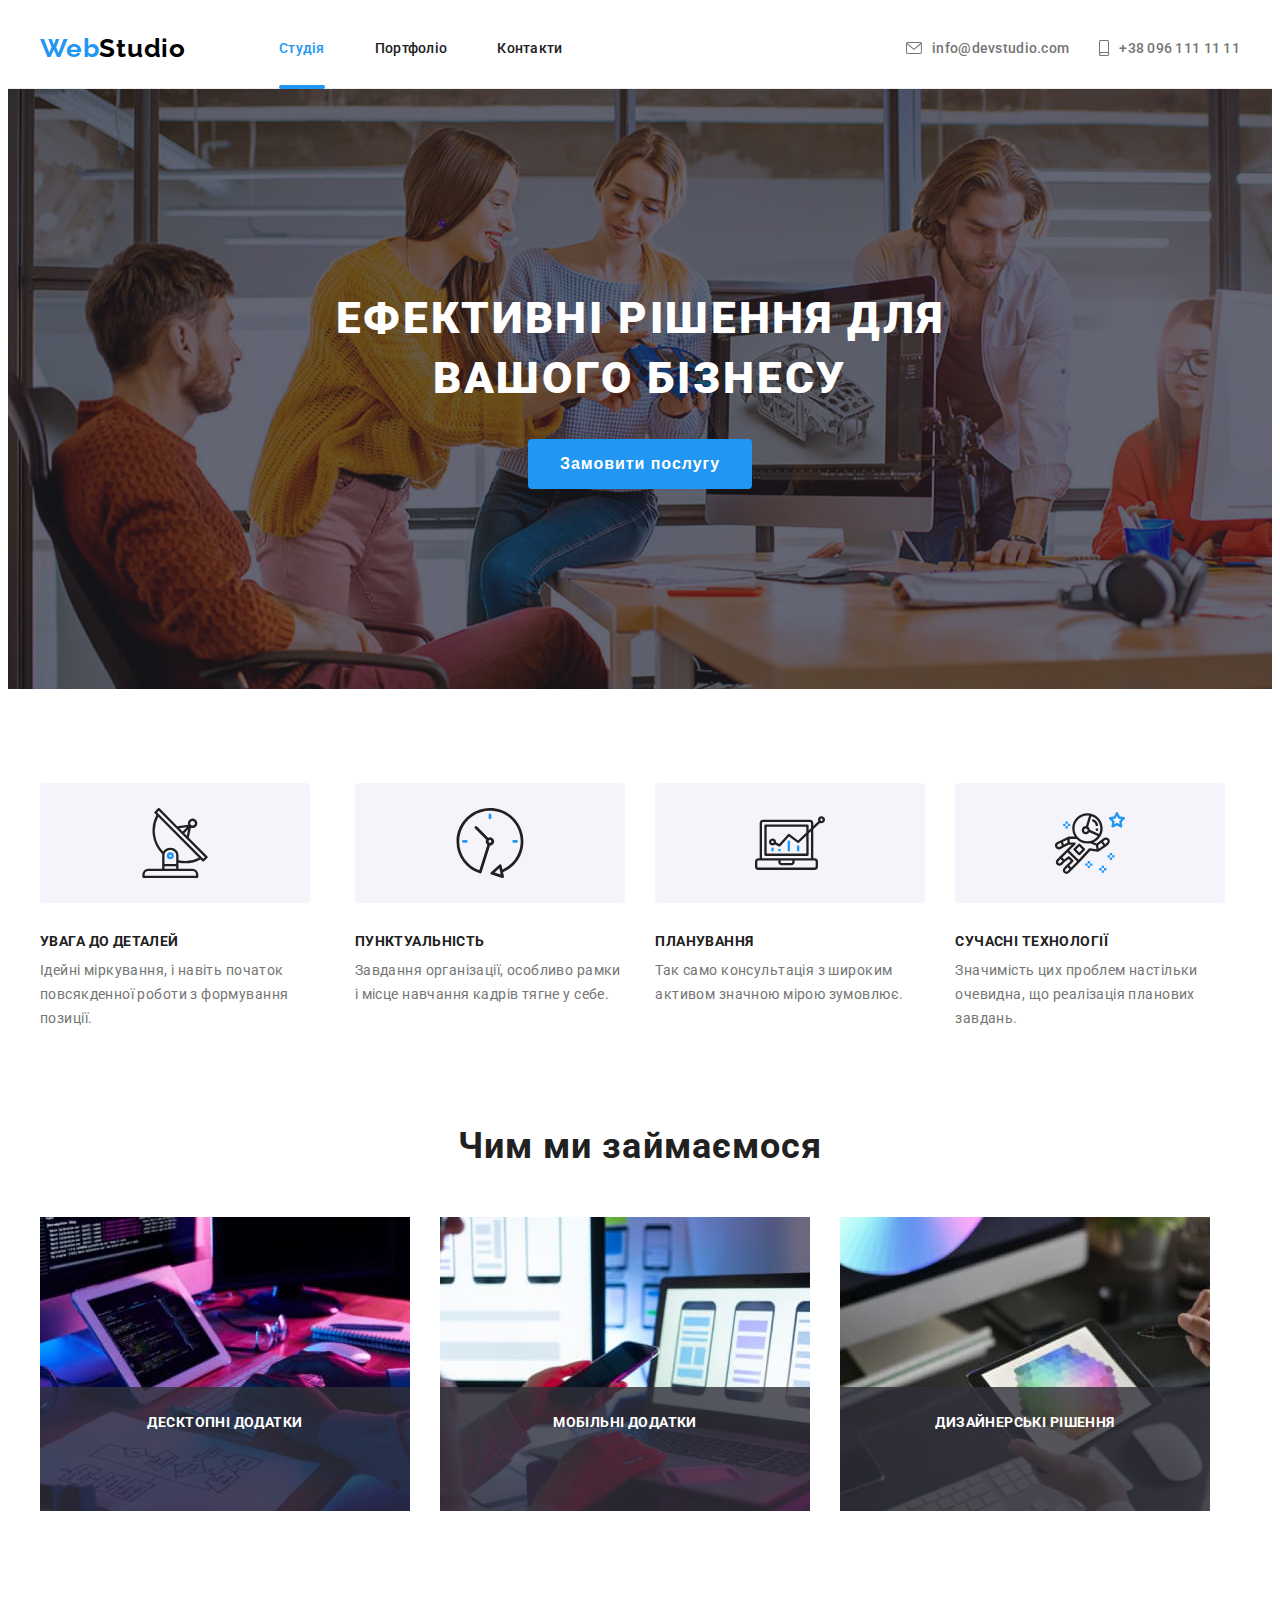
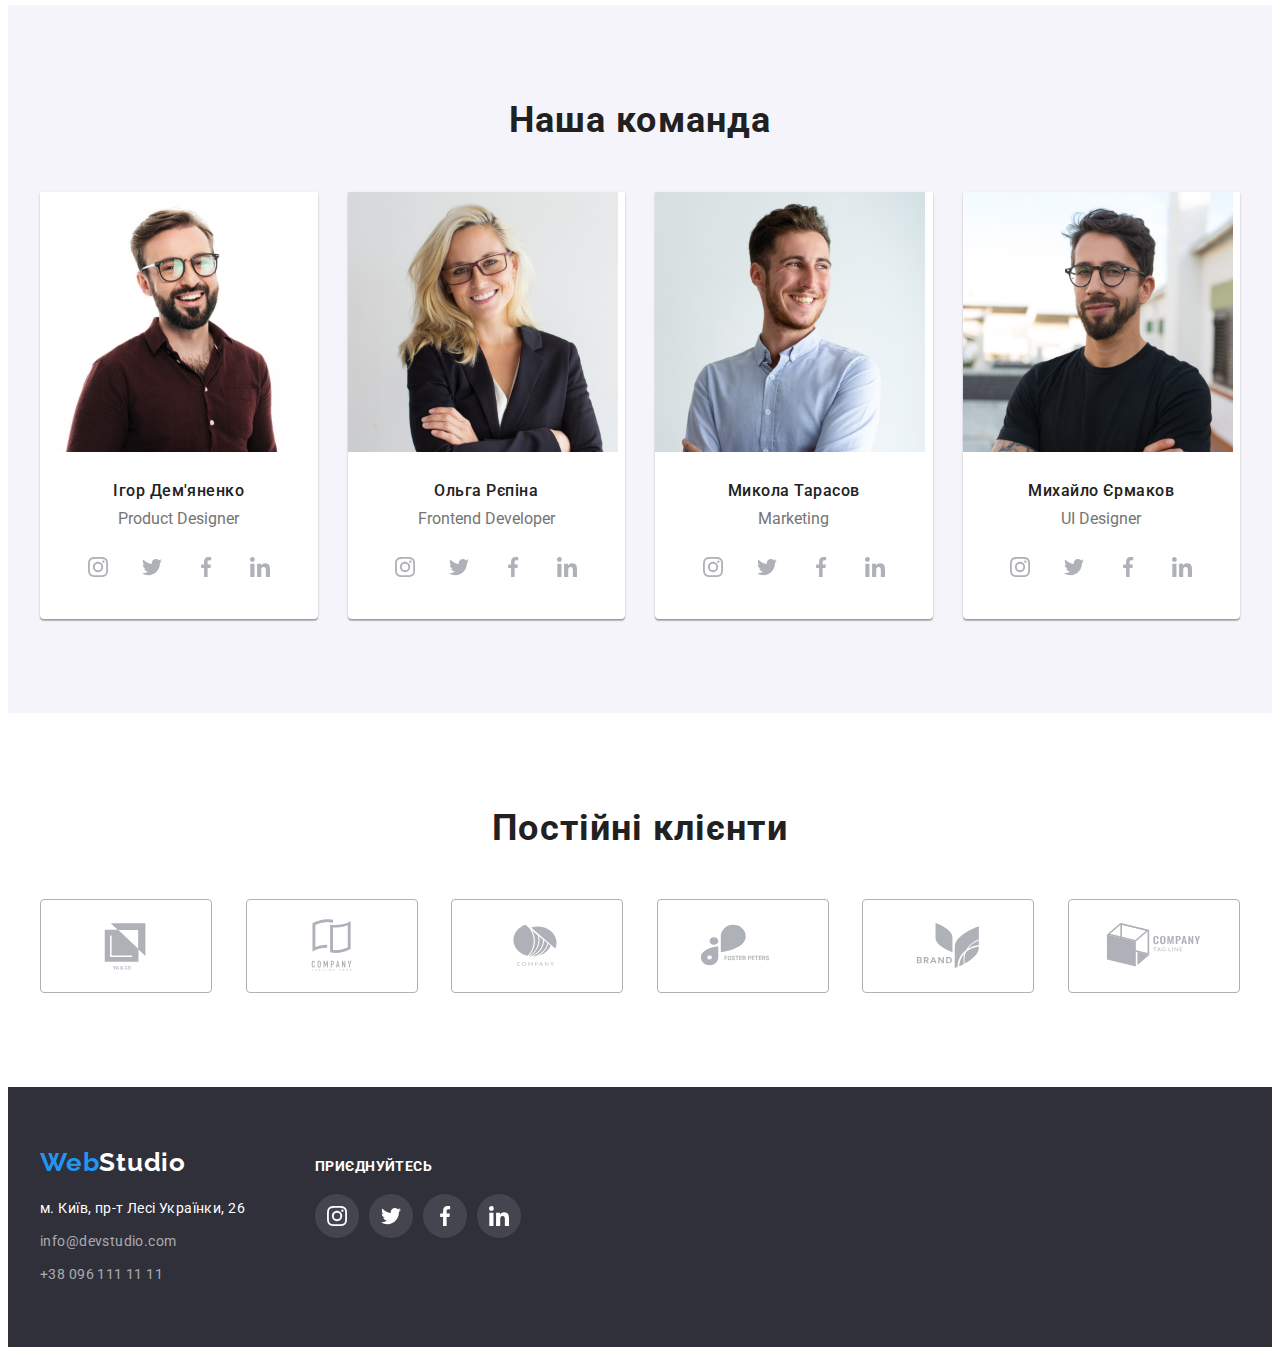
<file: index.html>
<!DOCTYPE html>
<html lang="uk">
  <head>
    <meta charset="UTF-8" />
    <meta http-equiv="X-UA-Compatible" content="IE=edge" />
    <meta name="viewport" content="width=device-width, initial-scale=1.0" />
    <link rel="preconnect" href="https://fonts.googleapis.com" />
    <link rel="preconnect" href="https://fonts.gstatic.com" crossorigin />
    <link
      href="https://fonts.googleapis.com/css2?family=Raleway:wght@700&family=Roboto:wght@400;500;700;900&display=swap"
      rel="stylesheet"
    />
    <link
      rel="stylesheet"
      href="https://cdnjs.cloudflare.com/ajax/libs/modern-normalize/1.1.0/modern-normalize.min.css"
      integrity="sha512-wpPYUAdjBVSE4KJnH1VR1HeZfpl1ub8YT/NKx4PuQ5NmX2tKuGu6U/JRp5y+Y8XG2tV+wKQpNHVUX03MfMFn9Q=="
      crossorigin="anonymous"
      referrerpolicy="no-referrer"
    />
    <link rel="stylesheet" href="./css/styles.css" />
    <title>WebStudio</title>
  </head>
  <body>
    <header>
      <div class="container header-section">
        <nav class="site-nav">
          <a class="company-logo" href="./index.html">
            Web<span class="header-logo">Studio</span>
          </a>
          <ul class="nav-list list">
            <li class="item">
              <a class="nav-link current" href="./index.html">Студія</a>
            </li>
            <li class="item">
              <a class="nav-link" href="./portfolio.html">Портфоліо</a>
            </li>
            <li class="item"><a class="nav-link" href="#">Контакти</a></li>
          </ul>
        </nav>
        <ul class="contacts-list list">
          <li class="contact-item">
            <a class="contact-link" href="mailto:info@devstudio.com">
              <svg class="contact-icon" width="16" height="12">
                <use href="./images/icons.svg#icon-envelope"></use>
              </svg>
              info@devstudio.com
            </a>
          </li>
          <li class="contact-item">
            <a class="contact-link" href="tel:+380961111111">
              <svg class="contact-icon" width="10" height="16">
                <use href="./images/icons.svg#icon-smartphone"></use>
              </svg>
              +38 096 111 11 11
            </a>
          </li>
        </ul>
      </div>
    </header>
    <main>
      <!-- Hero section -->
      <section class="hero-section section">
        <div class="container">
          <h1 class="hero-slogan">Ефективні рішення для вашого бізнесу</h1>
          <button class="hero-btn" type="button" data-modal-open>
            Замовити послугу
          </button>
        </div>
      </section>
      <!-- Advantages section -->
      <section class="advantages-section section">
        <div class="container">
          <h2 class="visually-hidden">Наші особливості</h2>
          <ul class="advantages-list list">
            <li class="advantage-item">
              <div class="img-thumb">
                <svg width="70" height="70">
                  <use href="./images/icons.svg#icon-antenna"></use>
                </svg>
              </div>
              <h3 class="section-subtitle">Увага до деталей</h3>
              <p class="advantage-desc">
                Ідейні міркування, і навіть початок повсякденної роботи з
                формування позиції.
              </p>
            </li>
            <li class="advantage-item">
              <div class="img-thumb">
                <svg width="70" height="70">
                  <use href="./images/icons.svg#icon-clock"></use>
                </svg>
              </div>
              <h3 class="section-subtitle">Пунктуальність</h3>
              <p class="advantage-desc">
                Завдання організації, особливо рамки і місце навчання кадрів
                тягне у себе.
              </p>
            </li>
            <li class="advantage-item">
              <div class="img-thumb">
                <svg width="70" height="70">
                  <use href="./images/icons.svg#icon-diagram"></use>
                </svg>
              </div>
              <h3 class="section-subtitle">Планування</h3>
              <p class="advantage-desc">
                Так само консультація з широким активом значною мірою зумовлює.
              </p>
            </li>
            <li class="advantage-item">
              <div class="img-thumb">
                <svg width="70" height="70">
                  <use href="./images/icons.svg#icon-astronaut"></use>
                </svg>
              </div>
              <h3 class="section-subtitle">Сучасні технології</h3>
              <p class="advantage-desc">
                Значимість цих проблем настільки очевидна, що реалізація
                планових завдань.
              </p>
            </li>
          </ul>
        </div>
      </section>
      <!-- Service section -->
      <section class="service-section section">
        <div class="container">
          <h2 class="section-title">Чим ми займаємося</h2>
          <ul class="services-list list">
            <li class="service-item">
              <img
                class="service-img"
                src="images/services/plan.jpg"
                alt="Створення початкової ідеї"
                width="370"
              />
              <div class="service-desc">
                <p class="text">Десктопні додатки</p>
              </div>
            </li>
            <li class="service-item">
              <img
                class="service-img"
                src="images/services/design.jpg"
                alt="Створення декількох макетів"
                width="370"
              />
              <div class="service-desc">
                <p class="text">Мобільні додатки</p>
              </div>
            </li>
            <li class="service-item">
              <img
                class="service-img"
                src="images/services/colorpicker.jpg"
                alt="Підбір кольорів"
                width="370"
              />
              <div class="service-desc">
                <p class="text">Дизайнерські рішення</p>
              </div>
            </li>
          </ul>
        </div>
      </section>
      <!-- Team section -->
      <section class="team-section section">
        <div class="container">
          <h2 class="section-title">Наша команда</h2>

          <ul class="team-list list">
            <li class="employee-card">
              <img
                class="employee-photo"
                src="images/team/productDesigner.jpg"
                alt="Ігор Дем'яненко: Product Designer"
                width="270"
              />
              <div class="card-content">
                <h3 class="team-title">Ігор Дем'яненко</h3>
                <p class="team-desc" lang="en">Product Designer</p>
                <ul class="media-list list">
                  <li>
                    <a
                      class="social-network"
                      href="#"
                      lang="en"
                      aria-label="Instagram"
                    >
                      <svg
                        class="network-icon icon-animation"
                        width="20"
                        height="20"
                      >
                        <use href="./images/icons.svg#icon-instagram"></use>
                      </svg>
                    </a>
                  </li>
                  <li>
                    <a
                      class="social-network"
                      href="#"
                      lang="en"
                      aria-label="Twitter"
                    >
                      <svg
                        class="network-icon icon-animation"
                        width="20"
                        height="20"
                      >
                        <use href="./images/icons.svg#icon-twitter"></use>
                      </svg>
                    </a>
                  </li>
                  <li>
                    <a
                      class="social-network"
                      href="#"
                      lang="en"
                      aria-label="Facebook"
                    >
                      <svg
                        class="network-icon icon-animation"
                        width="20"
                        height="20"
                      >
                        <use href="./images/icons.svg#icon-facebook"></use>
                      </svg>
                    </a>
                  </li>
                  <li>
                    <a
                      class="social-network"
                      href="#"
                      lang="en"
                      aria-label="Linkedin"
                    >
                      <svg
                        class="network-icon icon-animation"
                        width="20"
                        height="20"
                      >
                        <use href="./images/icons.svg#icon-linkedin"></use>
                      </svg>
                    </a>
                  </li>
                </ul>
              </div>
            </li>
            <li class="employee-card">
              <img
                class="employee-photo"
                src="images/team/fDev.jpg"
                alt="Ольга Рєпіна: Frontend Developer"
                width="270"
              />
              <div class="card-content">
                <h3 class="team-title">Ольга Рєпіна</h3>
                <p class="team-desc" lang="en">Frontend Developer</p>
                <ul class="media-list list">
                  <li>
                    <a
                      class="social-network"
                      href="#"
                      lang="en"
                      aria-label="Instagram"
                    >
                      <svg
                        class="network-icon icon-animation"
                        width="20"
                        height="20"
                      >
                        <use href="./images/icons.svg#icon-instagram"></use>
                      </svg>
                    </a>
                  </li>
                  <li>
                    <a
                      class="social-network"
                      href="#"
                      lang="en"
                      aria-label="Twitter"
                    >
                      <svg
                        class="network-icon icon-animation"
                        width="20"
                        height="20"
                      >
                        <use href="./images/icons.svg#icon-twitter"></use>
                      </svg>
                    </a>
                  </li>
                  <li>
                    <a
                      class="social-network"
                      href="#"
                      lang="en"
                      aria-label="Facebook"
                    >
                      <svg
                        class="network-icon icon-animation"
                        width="20"
                        height="20"
                      >
                        <use href="./images/icons.svg#icon-facebook"></use>
                      </svg>
                    </a>
                  </li>
                  <li>
                    <a
                      class="social-network"
                      href="#"
                      lang="en"
                      aria-label="Linkedin"
                    >
                      <svg
                        class="network-icon icon-animation"
                        width="20"
                        height="20"
                      >
                        <use href="./images/icons.svg#icon-linkedin"></use>
                      </svg>
                    </a>
                  </li>
                </ul>
              </div>
            </li>
            <li class="employee-card">
              <img
                class="employee-photo"
                src="images/team/marketing.jpg"
                alt="Микола Тарасов: Marketing"
                width="270"
              />
              <div class="card-content">
                <h3 class="team-title">Микола Тарасов</h3>
                <p class="team-desc" lang="en">Marketing</p>
                <ul class="media-list list">
                  <li>
                    <a
                      class="social-network"
                      href="#"
                      lang="en"
                      aria-label="Instagram"
                    >
                      <svg
                        class="network-icon icon-animation"
                        width="20"
                        height="20"
                      >
                        <use href="./images/icons.svg#icon-instagram"></use>
                      </svg>
                    </a>
                  </li>
                  <li>
                    <a
                      class="social-network"
                      href="#"
                      lang="en"
                      aria-label="Twitter"
                    >
                      <svg
                        class="network-icon icon-animation"
                        width="20"
                        height="20"
                      >
                        <use href="./images/icons.svg#icon-twitter"></use>
                      </svg>
                    </a>
                  </li>
                  <li>
                    <a
                      class="social-network"
                      href="#"
                      lang="en"
                      aria-label="Facebook"
                    >
                      <svg
                        class="network-icon icon-animation"
                        width="20"
                        height="20"
                      >
                        <use href="./images/icons.svg#icon-facebook"></use>
                      </svg>
                    </a>
                  </li>
                  <li>
                    <a
                      class="social-network"
                      href="#"
                      lang="en"
                      aria-label="Linkedin"
                    >
                      <svg
                        class="network-icon icon-animation"
                        width="20"
                        height="20"
                      >
                        <use href="./images/icons.svg#icon-linkedin"></use>
                      </svg>
                    </a>
                  </li>
                </ul>
              </div>
            </li>
            <li class="employee-card">
              <img
                class="employee-photo"
                src="images/team/uiDesigner.jpg"
                alt="Михайло Єрмаков: UI Designer"
                width="270"
              />
              <div class="card-content">
                <h3 class="team-title">Михайло Єрмаков</h3>
                <p class="team-desc" lang="en">UI Designer</p>
                <ul class="media-list list">
                  <li>
                    <a
                      class="social-network"
                      href="#"
                      lang="en"
                      aria-label="Instagram"
                    >
                      <svg
                        class="network-icon icon-animation"
                        width="20"
                        height="20"
                      >
                        <use href="./images/icons.svg#icon-instagram"></use>
                      </svg>
                    </a>
                  </li>
                  <li>
                    <a
                      class="social-network"
                      href="#"
                      lang="en"
                      aria-label="Twitter"
                    >
                      <svg
                        class="network-icon icon-animation"
                        width="20"
                        height="20"
                      >
                        <use href="./images/icons.svg#icon-twitter"></use>
                      </svg>
                    </a>
                  </li>
                  <li>
                    <a
                      class="social-network"
                      href="#"
                      lang="en"
                      aria-label="Facebook"
                    >
                      <svg
                        class="network-icon icon-animation"
                        width="20"
                        height="20"
                      >
                        <use href="./images/icons.svg#icon-facebook"></use>
                      </svg>
                    </a>
                  </li>
                  <li>
                    <a
                      class="social-network"
                      href="#"
                      lang="en"
                      aria-label="Linkedin"
                    >
                      <svg
                        class="network-icon icon-animation"
                        width="20"
                        height="20"
                      >
                        <use href="./images/icons.svg#icon-linkedin"></use>
                      </svg>
                    </a>
                  </li>
                </ul>
              </div>
            </li>
          </ul>
        </div>
      </section>
      <!-- Clients section -->
      <section class="clients-section section">
        <div class="container">
          <h2 class="section-title">Постійні клієнти</h2>
          <ul class="clients-list list">
            <li class="client-item">
              <a
                class="client-link"
                href="#"
                lang="en"
                aria-label="Client company"
              >
                <svg class="client-logo" width="106" height="60">
                  <use href="./images/icons.svg#icon-client1"></use>
                </svg>
              </a>
            </li>
            <li class="client-item">
              <a
                class="client-link"
                href="#"
                lang="en"
                aria-label="Client company"
              >
                <svg class="client-logo" width="106" height="60">
                  <use href="./images/icons.svg#icon-client2"></use>
                </svg>
              </a>
            </li>
            <li class="client-item">
              <a
                class="client-link"
                href="#"
                lang="en"
                aria-label="Client company"
              >
                <svg class="client-logo" width="106" height="60">
                  <use href="./images/icons.svg#icon-client3"></use>
                </svg>
              </a>
            </li>
            <li class="client-item">
              <a
                class="client-link"
                href="#"
                lang="en"
                aria-label="Client company"
              >
                <svg class="client-logo" width="106" height="60">
                  <use href="./images/icons.svg#icon-client4"></use>
                </svg>
              </a>
            </li>
            <li class="client-item">
              <a
                class="client-link"
                href="#"
                lang="en"
                aria-label="Client company"
              >
                <svg class="client-logo" width="106" height="60">
                  <use href="./images/icons.svg#icon-client5"></use>
                </svg>
              </a>
            </li>
            <li class="client-item">
              <a
                class="client-link"
                href="#"
                lang="en"
                aria-label="Client company"
              >
                <svg class="client-logo" width="106" height="60">
                  <use href="./images/icons.svg#icon-client6"></use>
                </svg>
              </a>
            </li>
          </ul>
        </div>
      </section>
    </main>
    <footer class="footer">
      <div class="container">
        <div class="footer-content">
          <div class="contacts-block">
            <a class="company-logo" href="./index.html">
              Web<span class="footer-logo">Studio</span>
            </a>
            <address>
              <ul class="company-contacts-list list">
                <li class="contact">
                  <a
                    class="link address-design"
                    href="https://goo.gl/maps/CPtrU1FHBa2aNyZL9"
                    target="_blank"
                    rel="noopener noreferrer nofollow"
                    >м. Київ, пр-т Лесі Українки, 26
                  </a>
                </li>
                <li class="contact">
                  <a class="link link-hover" href="mailto:info@devstudio.com">
                    info@devstudio.com
                  </a>
                </li>
                <li class="contact">
                  <a class="link link-hover" href="tel:+380961111111">
                    +38 096 111 11 11
                  </a>
                </li>
              </ul>
            </address>
          </div>
          <div class="media-block">
            <p class="slogan">Приєднуйтесь</p>
            <ul class="media-list list">
              <li>
                <a
                  class="social-network icon-bg"
                  href="#"
                  lang="en"
                  aria-label="Instagram"
                >
                  <svg class="network-icon footer-icon" width="20" height="20">
                    <use href="./images/icons.svg#icon-instagram"></use>
                  </svg>
                </a>
              </li>
              <li>
                <a
                  class="social-network icon-bg"
                  href="#"
                  lang="en"
                  aria-label="Twitter"
                >
                  <svg class="network-icon footer-icon" width="20" height="20">
                    <use href="./images/icons.svg#icon-twitter"></use>
                  </svg>
                </a>
              </li>
              <li>
                <a
                  class="social-network icon-bg"
                  href="#"
                  lang="en"
                  aria-label="Facebook"
                >
                  <svg class="network-icon footer-icon" width="20" height="20">
                    <use href="./images/icons.svg#icon-facebook"></use>
                  </svg>
                </a>
              </li>
              <li>
                <a
                  class="social-network icon-bg"
                  href="#"
                  lang="en"
                  aria-label="Linkedin"
                >
                  <svg class="network-icon footer-icon" width="20" height="20">
                    <use href="./images/icons.svg#icon-linkedin"></use>
                  </svg>
                </a>
              </li>
            </ul>
          </div>
        </div>
      </div>
    </footer>
    <!-- Modal window -->
    <div class="backdrop is-hidden" data-modal>
      <div class="modal-window">
        <button class="modal-btn" type="button" data-modal-close>
          <svg width="18" height="18">
            <use href="./images/icons.svg#icon-close-black"></use>
          </svg>
        </button>
      </div>
    </div>
    <script src="./js/modal.js"></script>
  </body>
</html>
</file>
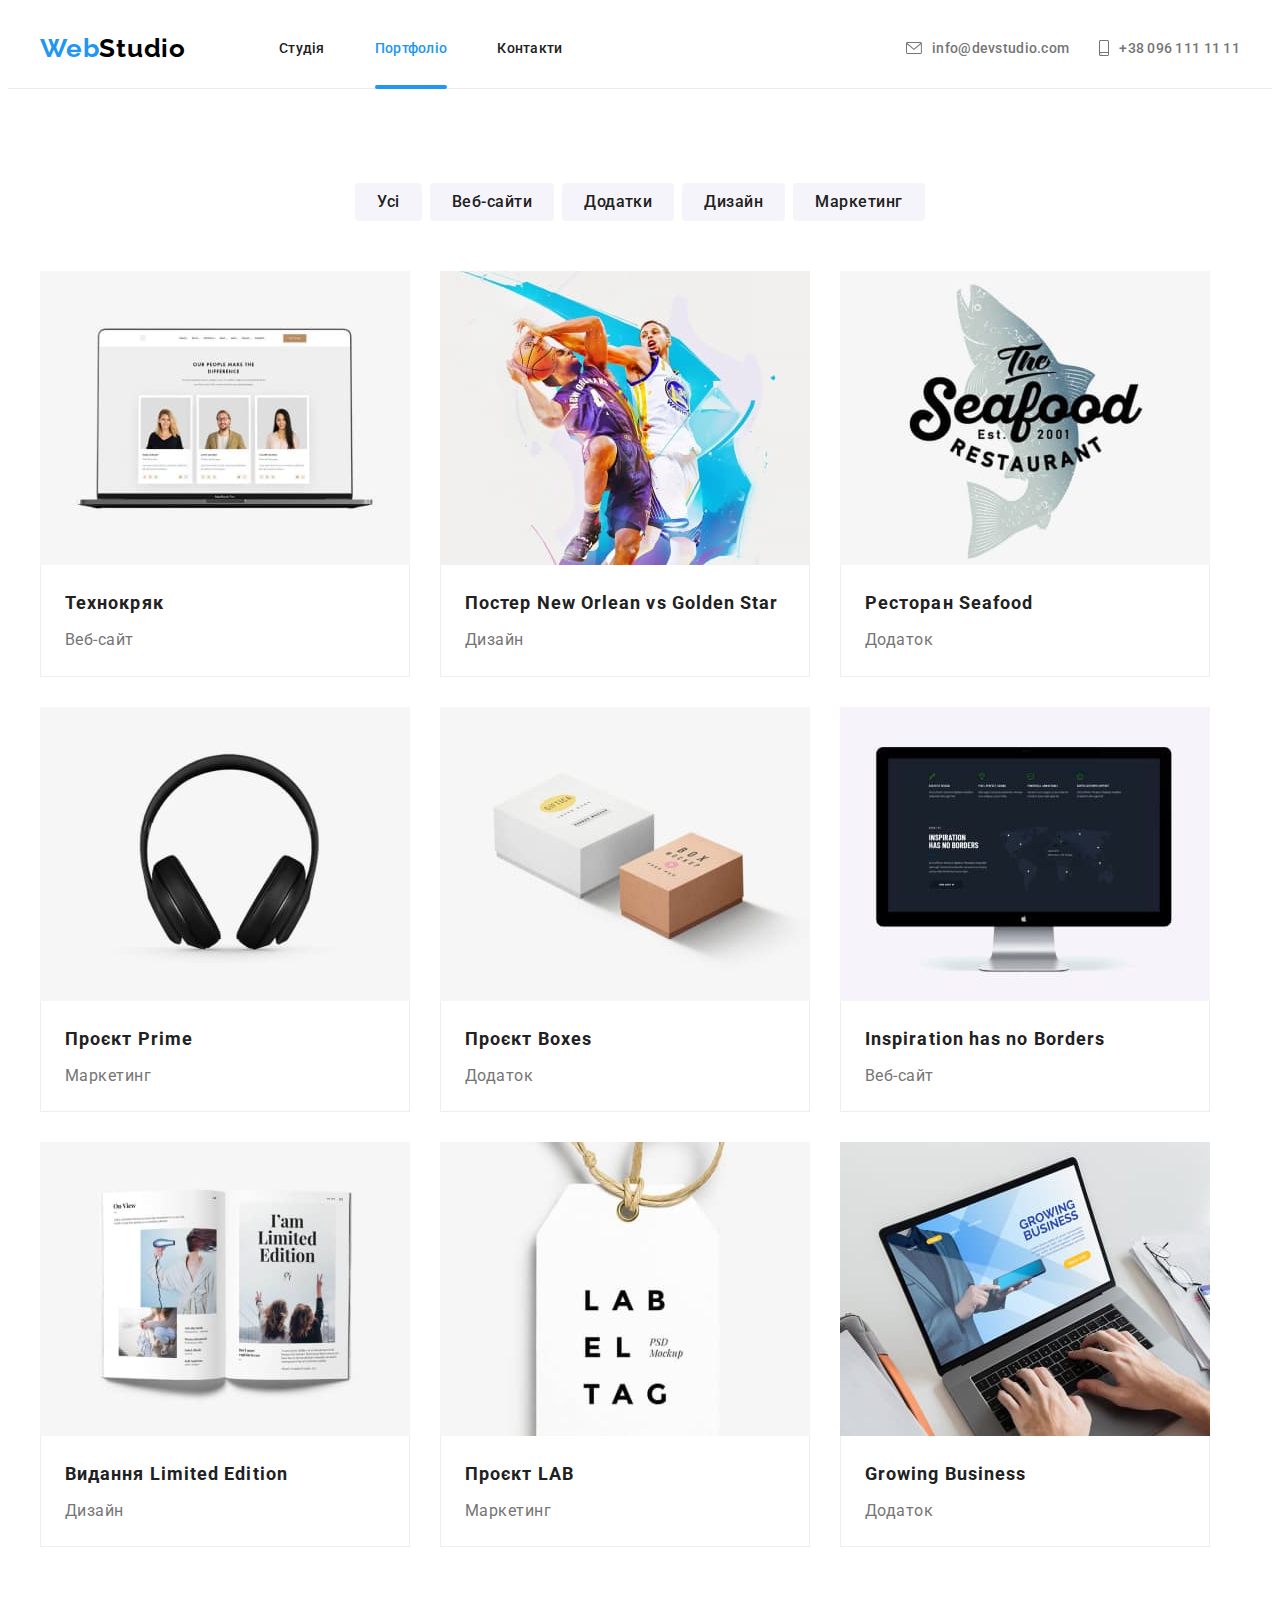
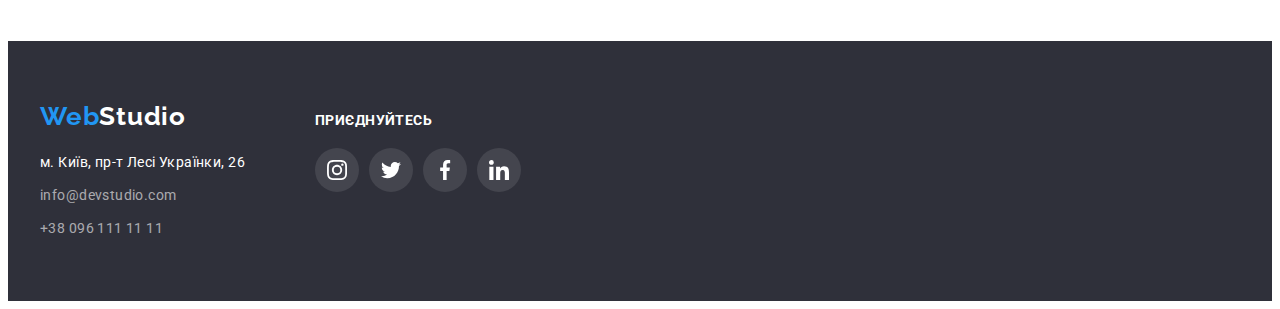
<file: portfolio.html>
<!DOCTYPE html>
<html lang="uk">
  <head>
    <meta charset="UTF-8" />
    <meta http-equiv="X-UA-Compatible" content="IE=edge" />
    <meta name="viewport" content="width=device-width, initial-scale=1.0" />

    <link rel="preconnect" href="https://fonts.googleapis.com" />
    <link rel="preconnect" href="https://fonts.gstatic.com" crossorigin />
    <link
      href="https://fonts.googleapis.com/css2?family=Raleway:wght@700&family=Roboto:wght@400;500;700;900&display=swap"
      rel="stylesheet"
    />
    <link
      rel="stylesheet"
      href="https://cdnjs.cloudflare.com/ajax/libs/modern-normalize/1.1.0/modern-normalize.min.css"
      integrity="sha512-wpPYUAdjBVSE4KJnH1VR1HeZfpl1ub8YT/NKx4PuQ5NmX2tKuGu6U/JRp5y+Y8XG2tV+wKQpNHVUX03MfMFn9Q=="
      crossorigin="anonymous"
      referrerpolicy="no-referrer"
    />
    <link rel="stylesheet" href="css/styles.css" />

    <title>Portfolio</title>
  </head>
  <body>
    <header>
      <div class="container header-section">
        <nav class="site-nav">
          <a class="company-logo" href="./index.html">
            Web<span class="header-logo">Studio</span>
          </a>
          <ul class="nav-list list">
            <li class="item">
              <a class="nav-link" href="./index.html">Студія</a>
            </li>
            <li class="item">
              <a class="nav-link current" href="./portfolio.html">Портфоліо</a>
            </li>
            <li class="item"><a class="nav-link" href="#">Контакти</a></li>
          </ul>
        </nav>
        <ul class="contacts-list list">
          <li class="contact-item">
            <a class="contact-link" href="mailto:info@devstudio.com">
              <svg class="contact-icon" width="16" height="12">
                <use href="./images/icons.svg#icon-envelope"></use>
              </svg>
              info@devstudio.com
            </a>
          </li>
          <li class="contact-item">
            <a class="contact-link" href="tel:+380961111111">
              <svg class="contact-icon" width="10" height="16">
                <use href="./images/icons.svg#icon-smartphone"></use>
              </svg>
              +38 096 111 11 11
            </a>
          </li>
        </ul>
      </div>
    </header>
    <main>
      <!-- Portfolio section -->
      <section class="portfolio-section section">
        <div class="container">
          <h1 class="title visually-hidden">Портфоліо</h1>
          <ul class="filter-list list">
            <li class="filter-item">
              <button class="filter-btn button-shadow" type="button">
                Усі
              </button>
            </li>
            <li class="filter-item">
              <button class="filter-btn button-shadow" type="button">
                Веб-сайти
              </button>
            </li>
            <li class="filter-item">
              <button class="filter-btn button-shadow" type="button">
                Додатки
              </button>
            </li>
            <li class="filter-item">
              <button class="filter-btn button-shadow" type="button">
                Дизайн
              </button>
            </li>
            <li class="filter-item">
              <button class="filter-btn button-shadow" type="button">
                Маркетинг
              </button>
            </li>
          </ul>
          <ul class="projects-list list">
            <li class="project-item">
              <div class="project-overlay">
                <img
                  class="project-image"
                  src="images/projects/website.jpg"
                  alt="Представлення команди вебсайту Технокряк"
                  width="370"
                  height="294"
                />
                <div class="overlay-content">
                  <p class="overlay-text">
                    Ресурс пропонує комплексні пропозиції з різним рівнем
                    функціоналу та сервісів. Все це дозволить відвідувачу
                    отримати вичерпні відомості про компанію чи приватну особу.
                  </p>
                </div>
              </div>

              <div class="card-border">
                <h2 class="ptoject-title">Технокряк</h2>
                <p class="project-text">Веб-сайт</p>
              </div>
            </li>
            <li class="project-item">
              <div class="project-overlay">
                <img
                  class="project-image"
                  src="images/projects/goldenStar.jpg"
                  alt="Баскетболісти"
                  width="370"
                  height="294"
                />
                <div class="overlay-content">
                  <p class="overlay-text">
                    Ресурс пропонує комплексні пропозиції з різним рівнем
                    функціоналу та сервісів. Все це дозволить відвідувачу
                    отримати вичерпні відомості про компанію чи приватну особу.
                  </p>
                </div>
              </div>

              <div class="card-border">
                <h2 class="ptoject-title">Постер New Orlean vs Golden Star</h2>
                <p class="project-text">Дизайн</p>
              </div>
            </li>
            <li class="project-item">
              <div class="project-overlay">
                <img
                  class="project-image"
                  src="images/projects/seafood.jpg"
                  alt="Логотип ресторану seafood"
                  width="370"
                  height="294"
                />
                <div class="overlay-content">
                  <p class="overlay-text">
                    Ресурс пропонує комплексні пропозиції з різним рівнем
                    функціоналу та сервісів. Все це дозволить відвідувачу
                    отримати вичерпні відомості про компанію чи приватну особу.
                  </p>
                </div>
              </div>
              <div class="card-border">
                <h2 class="ptoject-title">Ресторан Seafood</h2>
                <p class="project-text">Додаток</p>
              </div>
            </li>
            <li class="project-item">
              <div class="project-overlay">
                <img
                  class="project-image"
                  src="images/projects/prime.jpg"
                  alt="Наушники"
                  width="370"
                  height="294"
                />
                <div class="overlay-content">
                  <p class="overlay-text">
                    Ресурс пропонує комплексні пропозиції з різним рівнем
                    функціоналу та сервісів. Все це дозволить відвідувачу
                    отримати вичерпні відомості про компанію чи приватну особу.
                  </p>
                </div>
              </div>
              <div class="card-border">
                <h2 class="ptoject-title">Проєкт Prime</h2>
                <p class="project-text">Маркетинг</p>
              </div>
            </li>
            <li class="project-item">
              <div class="project-overlay">
                <img
                  class="project-image"
                  src="images/projects/boxes.jpg"
                  alt="Коробки"
                  width="370"
                  height="294"
                />
                <div class="overlay-content">
                  <p class="overlay-text">
                    Ресурс пропонує комплексні пропозиції з різним рівнем
                    функціоналу та сервісів. Все це дозволить відвідувачу
                    отримати вичерпні відомості про компанію чи приватну особу.
                  </p>
                </div>
              </div>

              <div class="card-border">
                <h2 class="ptoject-title">Проєкт Boxes</h2>
                <p class="project-text">Додаток</p>
              </div>
            </li>
            <li class="project-item">
              <div class="project-overlay">
                <img
                  class="project-image"
                  src="images/projects/inspirationWebsite.jpg"
                  alt="Можливості проекту Inspiration has no Borders"
                  width="370"
                  height="294"
                />
                <div class="overlay-content">
                  <p class="overlay-text">
                    Ресурс пропонує комплексні пропозиції з різним рівнем
                    функціоналу та сервісів. Все це дозволить відвідувачу
                    отримати вичерпні відомості про компанію чи приватну особу.
                  </p>
                </div>
              </div>

              <div class="card-border">
                <h2 class="ptoject-title">Inspiration has no Borders</h2>
                <p class="project-text">Веб-сайт</p>
              </div>
            </li>
            <li class="project-item">
              <div class="project-overlay">
                <img
                  class="project-image"
                  src="images/projects/limitedEdition.jpg"
                  alt="Книжка Limited Edition"
                  width="370"
                  height="294"
                />
                <div class="overlay-content">
                  <p class="overlay-text">
                    Ресурс пропонує комплексні пропозиції з різним рівнем
                    функціоналу та сервісів. Все це дозволить відвідувачу
                    отримати вичерпні відомості про компанію чи приватну особу.
                  </p>
                </div>
              </div>

              <div class="card-border">
                <h2 class="ptoject-title">Видання Limited Edition</h2>
                <p class="project-text">Дизайн</p>
              </div>
            </li>
            <li class="project-item">
              <div class="project-overlay">
                <img
                  class="project-image"
                  src="images/projects/lab.jpg"
                  alt="Логотип проекту Lab"
                  width="370"
                  height="294"
                />
                <div class="overlay-content">
                  <p class="overlay-text">
                    Ресурс пропонує комплексні пропозиції з різним рівнем
                    функціоналу та сервісів. Все це дозволить відвідувачу
                    отримати вичерпні відомості про компанію чи приватну особу.
                  </p>
                </div>
              </div>

              <div class="card-border">
                <h2 class="ptoject-title">Проєкт LAB</h2>
                <p class="project-text">Маркетинг</p>
              </div>
            </li>
            <li class="project-item">
              <div class="project-overlay">
                <img
                  class="project-image"
                  src="images/projects/business.jpg"
                  alt="Використання додатку Growing Business за допомогою ноутбука"
                  width="370"
                  height="294"
                />
                <div class="overlay-content">
                  <p class="overlay-text">
                    Ресурс пропонує комплексні пропозиції з різним рівнем
                    функціоналу та сервісів. Все це дозволить відвідувачу
                    отримати вичерпні відомості про компанію чи приватну особу.
                  </p>
                </div>
              </div>

              <div class="card-border">
                <h2 class="ptoject-title">Growing Business</h2>
                <p class="project-text">Додаток</p>
              </div>
            </li>
          </ul>
        </div>
      </section>
    </main>
    <footer class="footer">
      <div class="container">
        <div class="footer-content">
          <div class="contacts-block">
            <a class="company-logo" href="./index.html">
              Web<span class="footer-logo">Studio</span>
            </a>
            <address>
              <ul class="company-contacts-list list">
                <li class="contact">
                  <a
                    class="link address-design"
                    href="https://goo.gl/maps/CPtrU1FHBa2aNyZL9"
                    target="_blank"
                    rel="noopener noreferrer nofollow"
                    >м. Київ, пр-т Лесі Українки, 26
                  </a>
                </li>
                <li class="contact">
                  <a class="link link-hover" href="mailto:info@devstudio.com">
                    info@devstudio.com
                  </a>
                </li>
                <li class="contact">
                  <a class="link link-hover" href="tel:+380961111111">
                    +38 096 111 11 11
                  </a>
                </li>
              </ul>
            </address>
          </div>
          <div class="media-block">
            <p class="slogan">Приєднуйтесь</p>
            <ul class="media-list list">
              <li>
                <a
                  class="social-network icon-bg"
                  href="#"
                  lang="en"
                  aria-label="Instagram"
                >
                  <svg class="network-icon footer-icon" width="20" height="20">
                    <use href="./images/icons.svg#icon-instagram"></use>
                  </svg>
                </a>
              </li>
              <li>
                <a
                  class="social-network icon-bg"
                  href="#"
                  lang="en"
                  aria-label="Twitter"
                >
                  <svg class="network-icon footer-icon" width="20" height="20">
                    <use href="./images/icons.svg#icon-twitter"></use>
                  </svg>
                </a>
              </li>
              <li>
                <a
                  class="social-network icon-bg"
                  href="#"
                  lang="en"
                  aria-label="Facebook"
                >
                  <svg class="network-icon footer-icon" width="20" height="20">
                    <use href="./images/icons.svg#icon-facebook"></use>
                  </svg>
                </a>
              </li>
              <li>
                <a
                  class="social-network icon-bg"
                  href="#"
                  lang="en"
                  aria-label="Linkedin"
                >
                  <svg class="network-icon footer-icon" width="20" height="20">
                    <use href="./images/icons.svg#icon-linkedin"></use>
                  </svg>
                </a>
              </li>
            </ul>
          </div>
        </div>
      </div>
    </footer>
  </body>
</html>
</file>
<file: css/styles.css>
:root {
  /*^ COLORS*/

  /* company logo design */
  --logo-main-color: #2196f3;
  --logo-header-color: #000000;
  --logo-footer-color: #ffffff;

  /* text colors */
  --main-page-color: #212121;
  --secondary-page-color: #757575;
  --extra-page-color: #ffffff;
  --accent-color: #2196f3;

  /* background color */
  --main-bcg-color: #ffffff;
  --secondary-bcg-color: #2f303a;
  --extra-bcg-color: #f5f4fa;

  /* hover effects */
  --hover-color: #2196f3;

  /* button color */
  --btn-bcg-main-color: #f5f4fa;
  --btn-bcg-color: #2196f3;
  --btn-text-color: #ffffff;

  /* icons style */
  --icon-fill: #afb1b8;

  /* overlay */
  --overlay-color: rgba(33, 150, 243, 0.9);

  /*^ FONTS */

  --main-font-family: "Roboto", "Segoe UI", Tahoma, Geneva, Verdana, sans-serif;
  --secondary-font-family: "Raleway", sans-serif;
  --main-font-size: 16px;
  --secondary-font-size: 14px;

  /*^ ANIMATION */

  --animation-style: 250ms cubic-bezier(0.4, 0, 0.2, 1);
}

body {
  font-family: var(--main-font-family);
  font-size: var(--main-font-size);

  color: var(--main-page-color);
}

header {
  border-bottom: 1px solid #ececec;
}

.list {
  list-style-type: none;
  margin: 0;
  padding-left: 0;
}

.container {
  width: 1200px;
  margin: 0 auto;
  padding: 0 15px;
}

.section {
  padding-top: 94px;
  padding-bottom: 94px;
}

.visually-hidden {
  position: absolute;
  white-space: nowrap;
  width: 1px;
  height: 1px;
  overflow: hidden;
  border: 0;
  padding: 0;
  clip: rect(0 0 0 0);
  clip-path: inset(50%);
  margin: -1px;
}

/* HEADER */

.company-logo {
  font-family: var(--secondary-font-family);
  font-size: 26px;
  font-weight: 700;
  line-height: 1.17;
  letter-spacing: 0.03em;

  color: var(--logo-main-color);
  text-decoration: none;
}

.header-logo {
  color: var(--logo-header-color);
}

.footer-logo {
  color: var(--logo-footer-color);
}

.nav-link {
  position: relative;

  display: block;
  padding-top: 32px;
  padding-bottom: 32px;

  font-size: 14px;
  font-weight: 500;
  line-height: 1.17;
  letter-spacing: 0.02em;
  color: inherit;

  text-decoration: none;
  transition: color var(--animation-style);
}

.current.nav-link::after {
  position: absolute;
  bottom: -1px;
  left: 0;

  width: 100%;
  height: 4px;

  content: "";
  background-color: var(--accent-color);
  border-radius: 2px;
}

.nav-link.current {
  color: var(--accent-color);
}

.nav-link:hover,
.nav-link:focus {
  color: var(--accent-color);
}

.contact-item > .contact-link {
  display: flex;
  align-items: center;
  gap: 10px;

  font-size: var(--secondary-font-size);
  font-weight: 500;
  color: var(--secondary-page-color);
  line-height: 1.17;
  letter-spacing: 0.02em;

  text-decoration: none;

  transition: color var(--animation-style);
}

.contact-item > .contact-link:hover,
.contact-item > .contact-link:focus {
  color: var(--hover-color);
}

.contact-icon {
  fill: var(--secondary-page-color);

  transition: fill var(--animation-style);
}

.contact-link:hover .contact-icon,
.contact-link:focus .contact-icon {
  fill: var(--hover-color);
}

/* POSITION OF HEADER ELEMENTS */

.site-nav > .nav-list {
  display: flex;
}

.nav-list > .item:not(:last-child) {
  margin-right: 50px;
}

.site-nav {
  display: flex;
  align-items: center;
  gap: 93px;
}

.contacts-list {
  display: flex;
  gap: 30px;
  align-items: center;

  margin-left: auto;
}

.header-section {
  display: flex;
}

/* MAIN SECTION */

.hero-section .hero-slogan {
  margin-top: 0;
  margin-bottom: 30px;
  width: 696px;

  font-size: 44px;
  font-weight: 900;
  line-height: 1.36;
  letter-spacing: 0.06em;
  text-align: center;

  color: var(--extra-page-color);
  text-transform: uppercase;
}

.hero-btn {
  min-width: 152px;
  padding: 10px 32px;

  font-size: inherit;
  font-weight: 700;
  line-height: 1.88;
  letter-spacing: 0.06em;
  text-align: center;

  color: var(--btn-text-color);
  background-color: var(--btn-bcg-color);
  cursor: pointer;
  border: none;
  border-radius: 4px;
}

/* POSITION OF SERVICE SECTION */

.hero-section .container {
  display: flex;
  flex-direction: column;
  justify-content: center;
  align-items: center;
}

.hero-section.section {
  padding-top: 200px;
  padding-bottom: 200px;
  margin: 0 auto;
  max-width: 1600px;

  background-image: linear-gradient(
      to right,
      rgba(47, 48, 58, 0.4),
      rgba(47, 48, 58, 0.4)
    ),
    url(../images/hero/hero-img.jpg);

  background-repeat: no-repeat;
}

/* COMPANY ADVANTAGES SECTION */

.advantages-section,
.service-section,
.portfolio-section {
  background-color: var(--main-bcg-color);
}

.advantages-section.section {
  padding-bottom: 0;
}

.advantage-item > .img-thumb {
  display: flex;
  align-items: center;
  justify-content: center;

  width: 270px;
  height: 120px;
  margin-bottom: 30px;

  background-color: var(--extra-bcg-color);
  border-radius: 4px;
}

.section-subtitle {
  margin: 0;
  font-size: 14px;
  line-height: 1.17;
  letter-spacing: 0.03em;

  text-transform: uppercase;
}

.advantage-item > .advantage-desc {
  margin: 10px 0 0;
  padding: 0;

  font-size: var(--secondary-font-size);
  line-height: 1.71;
  letter-spacing: 0.03em;

  color: var(--secondary-page-color);
}

/* POSITION OF ADVANTAGES SECTION ELEMENTS */

.advantages-list {
  display: flex;
  gap: 30px;
}

.advantages-list > .advantages-item {
  flex-basis: calc((100% - 90px) / 4);
}

/* SERVICE SECTION  */

.section-title {
  margin-top: 0;
  margin-bottom: 50px;

  font-size: 36px;
  line-height: 1.17;
  letter-spacing: 0.03em;
  text-align: center;
}

.service-item > .service-img {
  display: block;
}

.service-item {
  position: relative;
}

.service-desc {
  position: absolute;
  left: 0;
  bottom: 0;

  width: 100%;

  background-color: rgba(47, 48, 58, 0.8);
}

.service-desc > .text {
  height: 70px;
  margin: 0;
  padding: 27px 0;

  font-size: var(--secondary-font-size);
  font-weight: 700;
  color: var(--extra-page-color);
  line-height: calc(16 / 14);
  letter-spacing: 0.03em;

  text-transform: uppercase;
  text-align: center;
}

.services-list {
  display: flex;
  column-gap: 30px;
}

/* TEAM SECTION */

.team-section {
  background-color: var(--extra-bcg-color);
}

.employee-photo {
  display: block;
}

.team-list .team-title {
  margin: 0 0 10px 0;

  font-size: var(--main-font-size);
  text-align: center;
  font-weight: 500;
  line-height: 1.17;
  letter-spacing: 0.03em;
}

.team-list .team-desc {
  margin: 0 0 16px;

  text-align: center;
  line-height: 1.17;
  color: var(--secondary-page-color);
}

.card-content {
  padding: 30px 0;
}

.media-list {
  display: flex;
  justify-content: center;
  gap: 10px;
}

.social-network {
  display: flex;
  justify-content: center;
  align-items: center;

  width: 44px;
  height: 44px;

  border-radius: 50%;

  transition: background-color var(--animation-style);
}

.network-icon {
  fill: var(--icon-fill);
}

.network-icon.icon-animation {
  transition: fill var(--animation-style);
}

.social-network:hover,
.social-network:focus {
  background-color: var(--hover-color);
}

.social-network:hover .network-icon,
.social-network:focus .network-icon {
  fill: #fff;
}

/* POSITION OF TEAM SECTION ELEMENTs  */

.team-list {
  display: flex;
  justify-content: space-between;
}

.team-list > .employee-card {
  flex-basis: calc((100% - 90px) / 4);

  background-color: var(--main-bcg-color);
  border-radius: 0px 0px 4px 4px;
  box-shadow: 0px 1px 3px rgba(0, 0, 0, 0.12), 0px 1px 1px rgba(0, 0, 0, 0.14),
    0px 2px 1px rgba(0, 0, 0, 0.2);
}

/* CLIENTS SECTION */

.client-logo {
  fill: var(--icon-fill);
  transition: fill var(--animation-style);
}

.clients-list {
  display: flex;
  justify-content: space-between;
}

.client-link {
  display: flex;
  justify-content: center;
  align-items: center;

  width: 170px;
  height: 92px;

  border: solid 1px var(--icon-fill);
  border-radius: 4px;

  transition: border-color var(--animation-style);
}

.client-link:focus,
.client-link:focus .client-logo,
.client-link:hover,
.client-link:hover .client-logo {
  border-color: var(--hover-color);
  fill: var(--hover-color);
}

/* FOOTER  */

.footer {
  padding-top: 60px;
  padding-bottom: 60px;
}

.company-contacts-list .link {
  font-style: normal;
  font-size: var(--secondary-font-size);
  color: rgba(255, 255, 255, 0.6);
  line-height: 1.71;
  letter-spacing: 0.03em;

  text-decoration: none;

  transition: color var(--animation-style);
}

.link.address-design {
  color: var(--extra-page-color);
}

.link.link-hover:hover,
.link.link-hover:focus {
  color: var(--hover-color);
}

.service,
.footer {
  background-color: var(--secondary-bcg-color);
}

.footer .company-logo {
  display: block;
  margin-bottom: 20px;
}

.company-contacts-list > .contact:not(:last-child) {
  margin-bottom: 9px;
}

.footer-content {
  display: flex;
  align-items: baseline;
  gap: 70px;
}

.media-block {
  display: flex;
  flex-direction: column;
}

.icon-bg {
  background-color: rgba(255, 255, 255, 0.1);
}

.media-block > .slogan {
  margin: 0 0 20px;

  font-size: var(--secondary-font-size);
  font-weight: 700;
  line-height: calc(16 / 14);
  letter-spacing: 0.03em;
  color: var(--extra-page-color);

  text-transform: uppercase;
}

.network-icon.footer-icon {
  fill: #fff;
}

/* PORTFOLIO PAGE */

.filter-item > .filter-btn {
  padding-top: 6px;
  padding-bottom: 6px;
  padding-right: 22px;
  padding-left: 22px;

  font-size: inherit;
  font-family: inherit;
  font-weight: 500;
  line-height: 1.63;
  letter-spacing: 0.03em;

  color: inherit;
  background-color: var(--btn-bcg-main-color);
  border: none;
  border-radius: 4px;
  cursor: pointer;

  transition: box-shadow var(--animation-style), color var(--animation-style),
    background-color var(--animation-style);
}

.button-shadow:hover {
  box-shadow: 0px 3px 1px rgba(0, 0, 0, 0.1), 0px 1px 2px rgba(0, 0, 0, 0.08),
    0px 2px 2px rgba(0, 0, 0, 0.12);
}

.filter-item > .filter-btn:hover,
.filter-item > .filter-btn:focus {
  color: var(--btn-text-color);
  background-color: var(--hover-color);
}

.project-item .ptoject-title {
  margin-top: 0;
  margin-bottom: 4px;

  font-size: 18px;
  line-height: 2;
  letter-spacing: 0.06em;
}

.project-item .project-text {
  margin: 0;

  letter-spacing: 0.03em;
  line-height: 1.88;

  color: var(--secondary-page-color);
}

.card-border {
  padding: 20px 24px;
  border-left: 1px solid #eeeeee;
  border-right: 1px solid #eeeeee;
  border-bottom: 1px solid #eeeeee;
}

.project-image {
  display: block;
}

.project-item:hover {
  box-shadow: 0px 1px 1px rgba(0, 0, 0, 0.12), 0px 4px 4px rgba(0, 0, 0, 0.06),
    1px 4px 6px rgba(0, 0, 0, 0.16);
}

.project-item:hover .overlay-content {
  transform: translateY(0);
}

.project-overlay {
  position: relative;
  overflow: hidden;

  width: 370px;
  height: 294px;
}

.overlay-content {
  position: absolute;
  top: 0;
  left: 0;
  z-index: 10;

  display: flex;
  justify-content: center;
  align-items: center;

  width: 100%;
  height: 100%;
  padding: 0 24px;

  background-color: rgba(33, 150, 243, 0.9);
  transform: translateY(calc(100% + 1px));
  transition: transform var(--animation-style);
}

.overlay-text {
  margin: 0;

  font-size: 18px;
  color: var(--extra-page-color);
  line-height: calc(28 / 18);
  letter-spacing: 0.03em;
}

/* PORTFOLIO - ELEMENTS POSITION */

.filter-list {
  display: flex;
  justify-content: center;
  align-items: center;
  gap: 8px;

  margin-bottom: 50px;
}

.projects-list {
  display: flex;
  flex-wrap: wrap;
  column-gap: 30px;
  row-gap: 30px;
}

.projects-list > .project-item {
  flex-basis: calc((100% - 90px) / 3);

  transition: box-shadow var(--animation-style);
}

.backdrop {
  position: fixed;
  top: 0;
  left: 0;

  width: 100vw;
  height: 100vh;

  background-color: rgba(0, 0, 0, 0.2);

  transition: visibility var(--animation-style), opacity var(--animation-style);
}

.backdrop.is-hidden {
  opacity: 0;
  pointer-events: none;
  visibility: hidden;
}

.modal-window {
  position: absolute;
  top: 50%;
  left: 50%;

  width: 528px;
  height: 581px;

  background-color: var(--main-bcg-color);
  box-shadow: 0px 1px 3px rgba(0, 0, 0, 0.12), 0px 1px 1px rgba(0, 0, 0, 0.14),
    0px 2px 1px rgba(0, 0, 0, 0.2);
  border-radius: 4px;
  transform: translate(-50%, -50%) scale(1);

  transition: opacity var(--animation-style) 1500ms;
}

.backdrop.is-hidden > .modal-window {
  opacity: 0;
}

.modal-btn {
  position: absolute;
  top: 8px;
  right: 8px;

  display: flex;
  justify-content: center;
  align-items: center;

  width: 30px;
  height: 30px;

  cursor: pointer;
  background-color: var(--main-bcg-color);
  border: 1px solid rgba(0, 0, 0, 0.1);
  border-radius: 50%;
}
</file>
